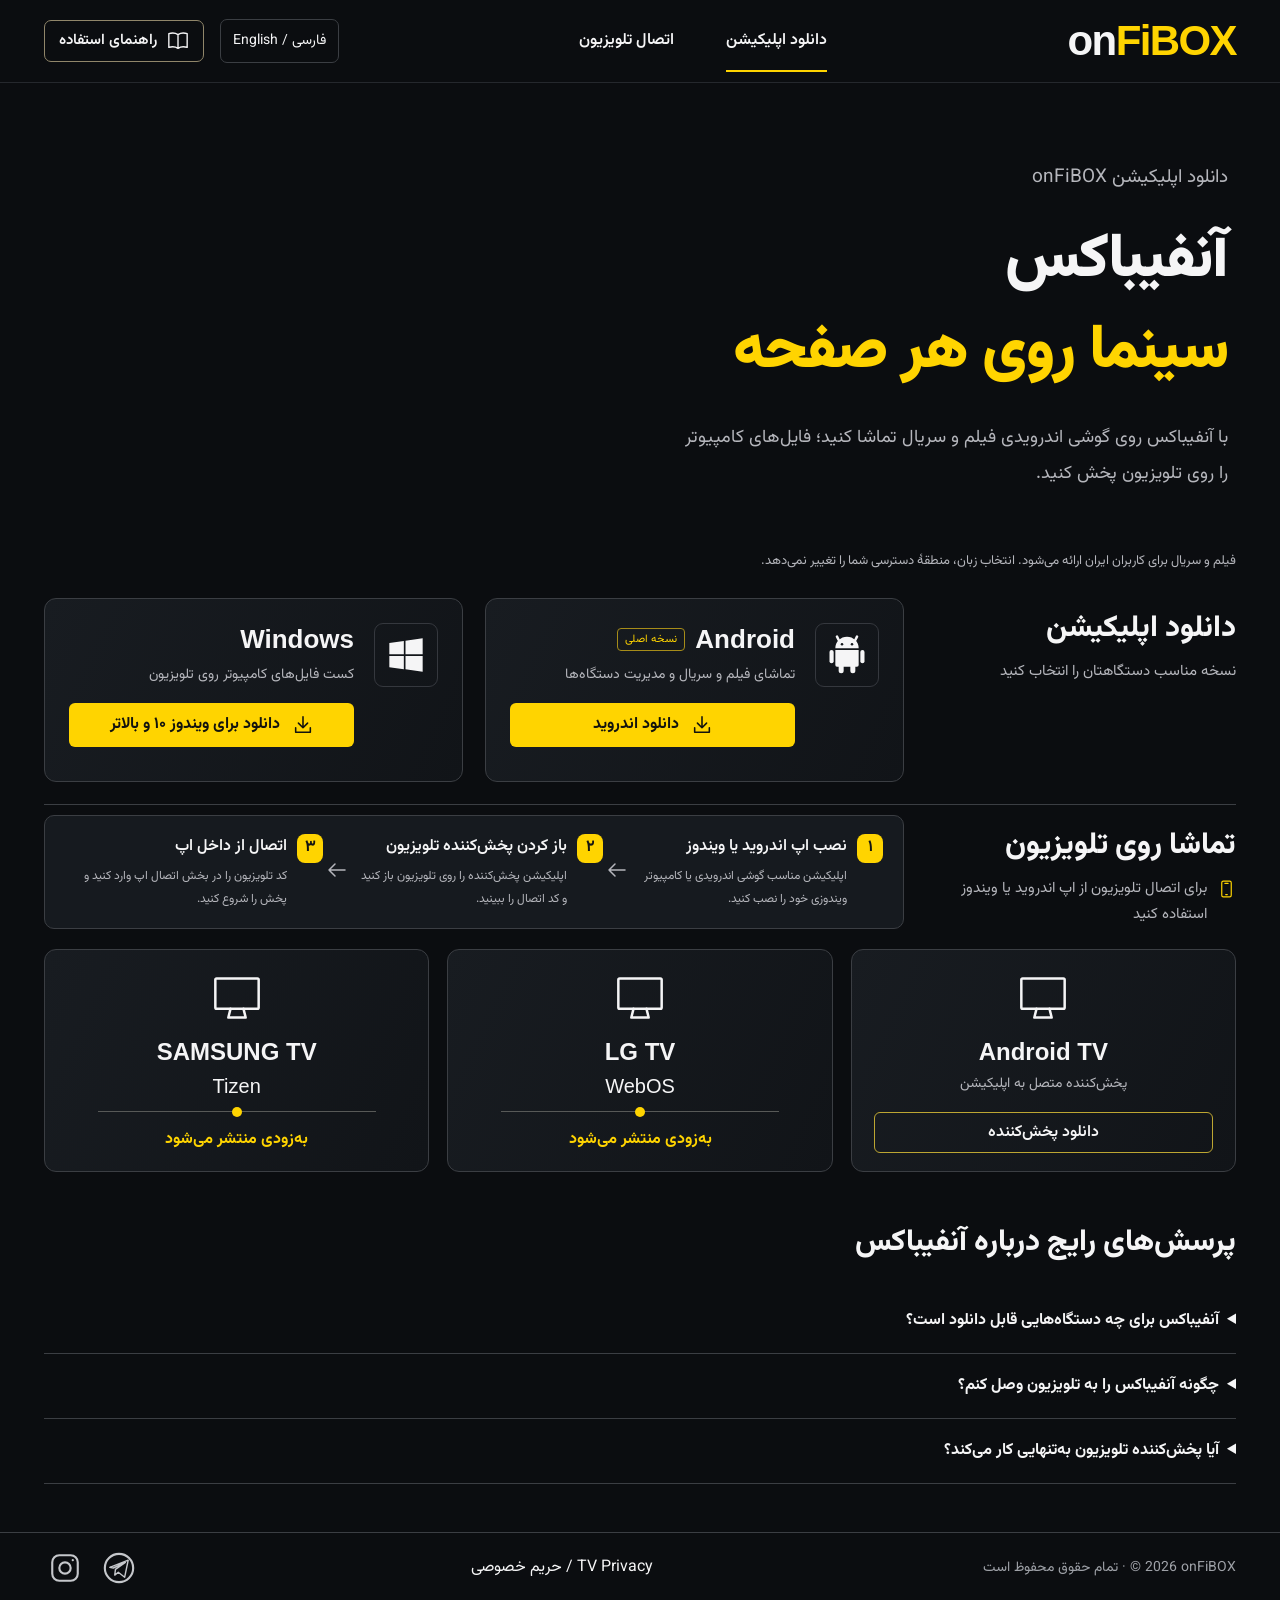
<file: index.html>
<!DOCTYPE html>
<html lang="fa" dir="rtl">
<head>
    <meta charset="UTF-8">
    <meta name="viewport" content="width=device-width, initial-scale=1">
    <meta name="google-site-verification" content="IpsBbB5AATuv0lb-pbUti8P36VH4kVE81W2QAh-5OuA">
    <meta name="theme-color" content="#0b0d10">
    <meta name="description" content="آنفیباکس (onFiBOX)؛ دانلود اپلیکیشن اندروید، ویندوز و پخش‌کننده Android TV برای تماشای فیلم و سریال و اتصال به تلویزیون، همراه با راهنمای نصب و اتصال دستگاه‌ها.">
    <title>onFiBOX | آنفیباکس</title>
    <link rel="icon" href="./favicon.ico" sizes="16x16 32x32 48x48 96x96">
    <link rel="icon" type="image/png" sizes="96x96" href="./images/onfibox/favicon-96.png">
    <link rel="apple-touch-icon" sizes="180x180" href="./images/onfibox/apple-touch-icon.png">
    <link rel="canonical" href="https://fiboxtv.top/">
    <meta name="robots" content="index, follow, max-image-preview:large">
    <meta name="application-name" content="onFiBOX">
    <meta property="og:type" content="website">
    <meta property="og:site_name" content="onFiBOX">
    <meta property="og:locale" content="fa_IR">
    <meta property="og:title" content="onFiBOX | آنفیباکس">
    <meta property="og:description" content="آنفیباکس (onFiBOX)؛ دانلود اپلیکیشن اندروید، ویندوز و پخش‌کننده Android TV برای تماشای فیلم و سریال و اتصال به تلویزیون، همراه با راهنمای نصب و اتصال دستگاه‌ها.">
    <meta property="og:url" content="https://fiboxtv.top/">
    <meta property="og:image" content="https://fiboxtv.top/images/onfibox/logo.png">
    <meta property="og:image:type" content="image/png">
    <meta property="og:image:width" content="1024">
    <meta property="og:image:height" content="1024">
    <meta property="og:image:alt" content="لوگوی طلایی onFiBOX، آنفیباکس">
    <meta name="twitter:card" content="summary">
    <meta name="twitter:title" content="onFiBOX | آنفیباکس">
    <meta name="twitter:description" content="آنفیباکس (onFiBOX)؛ دانلود اپلیکیشن اندروید، ویندوز و پخش‌کننده Android TV برای تماشای فیلم و سریال و اتصال به تلویزیون، همراه با راهنمای نصب و اتصال دستگاه‌ها.">
    <meta name="twitter:image" content="https://fiboxtv.top/images/onfibox/logo.png">
    <meta name="twitter:image:alt" content="لوگوی طلایی onFiBOX، آنفیباکس">
    <script type="application/ld+json">{
  "@context": "https://schema.org",
  "@graph": [
    {
      "@type": "Organization",
      "@id": "https://fiboxtv.top/#organization",
      "name": "onFiBOX",
      "alternateName": [
        "آنفیباکس",
        "انفیباکس"
      ],
      "url": "https://fiboxtv.top/",
      "logo": {
        "@type": "ImageObject",
        "url": "https://fiboxtv.top/images/onfibox/logo.png",
        "width": 1024,
        "height": 1024
      },
      "sameAs": [
        "https://t.me/onfibox",
        "https://instagram.com/onfibox.app"
      ]
    },
    {
      "@type": "WebSite",
      "@id": "https://fiboxtv.top/#website",
      "url": "https://fiboxtv.top/",
      "name": "onFiBOX",
      "alternateName": [
        "آنفیباکس",
        "انفیباکس"
      ],
      "inLanguage": [
        "fa",
        "en"
      ],
      "publisher": {
        "@id": "https://fiboxtv.top/#organization"
      }
    },
    {
      "@type": "WebPage",
      "@id": "https://fiboxtv.top/#webpage",
      "url": "https://fiboxtv.top/",
      "name": "onFiBOX | آنفیباکس",
      "description": "آنفیباکس (onFiBOX)؛ دانلود اپلیکیشن اندروید، ویندوز و پخش‌کننده Android TV برای تماشای فیلم و سریال و اتصال به تلویزیون، همراه با راهنمای نصب و اتصال دستگاه‌ها.",
      "inLanguage": "fa",
      "isPartOf": {
        "@id": "https://fiboxtv.top/#website"
      },
      "about": {
        "@id": "https://fiboxtv.top/#organization"
      }
    }
  ]
}</script>
    <link rel="preload" href="./assets/fonts/Vazirmatn.woff2" as="font" type="font/woff2" crossorigin>
    <link rel="stylesheet" href="./assets/libs/css/bootstrap.min.css">
    <link rel="stylesheet" href="./assets/css/onfibox-download.css?v=20260927-seo1">
    <link rel="stylesheet" href="./assets/css/languages.css?v=20260927-seo1">
</head>
<body>
    <div id="page-content">
    <a class="skip-link" href="#downloads" data-i18n="skip">رفتن به دانلود اپلیکیشن</a>
    <svg xmlns="http://www.w3.org/2000/svg" class="icon-definitions" aria-hidden="true" focusable="false">
    <symbol id="icon-download" viewBox="0 0 24 24"><path d="M12 3v12m-5-5 5 5 5-5M4 15v5h16v-5"/></symbol>
    <symbol id="icon-arrow" viewBox="0 0 24 24"><path d="M20 12H4m6-6-6 6 6 6"/></symbol>
    <symbol id="icon-book" viewBox="0 0 24 24"><path d="M12 5C9 3 5 3 2 4v15c3-1 7-1 10 1 3-2 7-2 10-1V4c-3-1-7-1-10 1Zm0 0v15"/></symbol>
    <symbol id="icon-phone" viewBox="0 0 24 24"><rect x="6" y="2" width="12" height="20" rx="2"/><path d="M10 5h4m-3 14h2"/></symbol>
    <symbol id="icon-tv" viewBox="0 0 24 24"><rect x="2" y="3" width="20" height="14" rx=".6"/><path d="M8 21h8m-7-4-1 4m7-4 1 4"/></symbol>
    <symbol id="icon-windows" viewBox="0 0 24 24"><path fill="currentColor" stroke="none" d="M2 4.8 10.7 3.6v8H2Zm9.7-1.4L22 2v9.6H11.7ZM2 12.6h8.7v8L2 19.4Zm9.7 0H22V22l-10.3-1.4Z"/></symbol>
    <symbol id="icon-android" viewBox="0 0 24 24"><g fill="currentColor" stroke="none"><path d="M5 9h14v9a1 1 0 0 1-1 1H6a1 1 0 0 1-1-1Zm0-1a7 7 0 0 1 14 0Z"/><rect x="1.5" y="9" width="2.5" height="8" rx="1.25"/><rect x="20" y="9" width="2.5" height="8" rx="1.25"/><rect x="7" y="17" width="3" height="6" rx="1.5"/><rect x="14" y="17" width="3" height="6" rx="1.5"/></g><path d="m7 3-1-2m11 2 1-2"/><g fill="var(--surface)" stroke="none"><circle cx="9" cy="5.5" r=".75"/><circle cx="15" cy="5.5" r=".75"/></g></symbol>
    <symbol id="icon-instagram" viewBox="0 0 24 24"><rect x="3" y="3" width="18" height="18" rx="5"/><circle cx="12" cy="12" r="4"/><circle cx="17.5" cy="6.5" r=".8" fill="currentColor" stroke="none"/></symbol>
    <symbol id="icon-telegram" viewBox="0 0 24 24"><circle cx="12" cy="12" r="10"/><path d="m5.5 11.5 13-5-2.5 12-4.5-3.5-2.5 2 .5-4 7-5-8.5 4Z" stroke-width="1"/></symbol>
</svg>
    <header class="site-header">
        <div class="page-shell header-inner">
            <a class="wordmark" href="#top" aria-label="onFiBOX، ابتدای صفحه" data-i18n-aria-label="homeLabel" dir="ltr">on<span>FiBOX</span></a>
            <nav class="main-nav" aria-label="ناوبری اصلی" data-i18n-aria-label="navLabel">
                <a class="nav-download" href="#downloads" data-i18n="download">دانلود اپلیکیشن</a>
                <a href="#television" data-i18n="connectNav">اتصال تلویزیون</a>
            </nav>
            <div class="header-actions">
            <button type="button" class="language-trigger" id="change-language" aria-haspopup="dialog" aria-controls="language-dialog">English / فارسی</button>
            <button type="button" class="help-trigger" data-bs-toggle="modal" data-bs-target="#globalHelpModal">
                <svg class="icon " aria-hidden="true" focusable="false"><use href="#icon-book"></use></svg> <span class="help-desktop" data-i18n="help">راهنمای استفاده</span><span class="help-mobile" data-i18n="helpShort">راهنما</span>
            </button>
            </div>
        </div>
    </header>
    <main class="page-shell" id="top">
        <section class="hero" aria-labelledby="hero-title">
            <div class="hero-copy">
                <p class="eyebrow" data-i18n="eyebrow">دانلود اپلیکیشن <bdi>onFiBOX</bdi></p>
                <h1 id="hero-title" data-i18n="hero">آنفیباکس<span>سینما روی هر صفحه</span></h1>
                <p class="hero-description" data-i18n="description">با آنفیباکس روی گوشی اندرویدی فیلم و سریال تماشا کنید؛<br class="mobile-break"> فایل‌های کامپیوتر را روی تلویزیون پخش کنید.</p>
            </div>
            <picture class="hero-art">
                <source type="image/webp" srcset="./images/onfibox/cinema-devices-640.webp 640w, ./images/onfibox/cinema-devices-960.webp 960w, ./images/onfibox/cinema-devices-1536.webp 1536w" sizes="(max-width: 700px) calc(100vw - 24px), (max-width: 1100px) 52vw, 730px">
                <img src="./images/onfibox/cinema-devices.jpg" width="1536" height="1024" alt="نمایش onFiBOX روی تلویزیون و موبایل با تصویری سینمایی از یک سیاره و کویر" data-i18n-alt="artAlt" fetchpriority="high" decoding="async">
            </picture>
        </section>

        <p class="region-note" data-i18n="region">فیلم و سریال برای کاربران ایران ارائه می‌شود. انتخاب زبان، منطقهٔ دسترسی شما را تغییر نمی‌دهد.</p>

        <section class="download-section" id="downloads" aria-labelledby="download-title">
            <div class="section-heading">
                <h2 id="download-title" data-i18n="download">دانلود اپلیکیشن</h2>
                <p data-i18n="chooseDevice">نسخه مناسب دستگاهتان را انتخاب کنید</p>
            </div>
            <div class="download-grid">
                <article class="download-card" aria-labelledby="android-title">
                    <div class="platform-icon"><svg class="icon " aria-hidden="true" focusable="false"><use href="#icon-android"></use></svg></div>
                    <div class="download-copy">
                        <div class="platform-heading"><h3 id="android-title" dir="ltr">Android</h3><span class="primary-badge" data-i18n="primary">نسخه اصلی</span></div>
                        <p data-i18n="androidDescription">تماشای فیلم و سریال و مدیریت دستگاه‌ها</p>
                    </div>
                    <div class="download-actions">
                        <a href="https://fiboxtv.top/onfibox.apk" class="action action-primary" id="android-download-trigger" data-bs-toggle="modal" data-bs-target="#androidDownloadModal" aria-haspopup="dialog" aria-controls="androidDownloadModal"><svg class="icon " aria-hidden="true" focusable="false"><use href="#icon-download"></use></svg> <span data-i18n="androidDownload">دانلود اندروید</span></a>
                    </div>
                </article>
                <article class="download-card" aria-labelledby="windows-title">
                    <div class="platform-icon windows-icon"><svg class="icon " aria-hidden="true" focusable="false"><use href="#icon-windows"></use></svg></div>
                    <div class="download-copy">
                        <div class="platform-heading"><h3 id="windows-title" dir="ltr">Windows</h3></div>
                        <p data-i18n="windowsDescription">کست فایل‌های کامپیوتر روی تلویزیون</p>
                    </div>
                    <div class="download-actions">
                        <a href="https://fiboxtv.top/onFiBOX_PC_Cast.exe" class="action action-primary" download><svg class="icon " aria-hidden="true" focusable="false"><use href="#icon-download"></use></svg> <span data-i18n="windowsDownload">دانلود برای ویندوز ۱۰ و بالاتر</span></a>

                    </div>
                </article>
            </div>
        </section>

        <section class="tv-section" id="television" aria-labelledby="tv-title">
            <div class="tv-intro">
                <div class="section-heading">
                    <h2 id="tv-title" data-i18n="tvTitle">تماشا روی تلویزیون</h2>
                    <p class="connection-note"><svg class="icon " aria-hidden="true" focusable="false"><use href="#icon-phone"></use></svg> <span data-i18n="androidRequired">برای اتصال تلویزیون از اپ اندروید یا ویندوز استفاده کنید</span></p>
                </div>
                <ol class="connection-steps" aria-label="مراحل اتصال تلویزیون" data-i18n-aria-label="stepsLabel">
                    <li><span class="step-number" aria-hidden="true" data-i18n="number0">۱</span><div><span data-i18n="step1">نصب اپ اندروید یا ویندوز</span><p data-i18n="step1Description">اپلیکیشن مناسب گوشی اندرویدی یا کامپیوتر ویندوزی خود را نصب کنید.</p></div><svg class="icon " aria-hidden="true" focusable="false"><use href="#icon-arrow"></use></svg></li>
                    <li><span class="step-number" aria-hidden="true" data-i18n="number1">۲</span><div><span data-i18n="step2">باز کردن پخش‌کننده تلویزیون</span><p data-i18n="step2Description">اپلیکیشن پخش‌کننده را روی تلویزیون باز کنید و کد اتصال را ببینید.</p></div><svg class="icon " aria-hidden="true" focusable="false"><use href="#icon-arrow"></use></svg></li>
                    <li><span class="step-number" aria-hidden="true" data-i18n="number2">۳</span><div><span data-i18n="step3">اتصال از داخل اپ</span><p data-i18n="step3Description">کد تلویزیون را در بخش اتصال اپ وارد کنید و پخش را شروع کنید.</p></div></li>
                </ol>
            </div>
            <div class="tv-grid">
                <article class="tv-card" aria-labelledby="android-tv-title">
                    <svg class="icon " aria-hidden="true" focusable="false"><use href="#icon-tv"></use></svg>
                    <h3 id="android-tv-title" dir="ltr">Android TV</h3>
                    <p class="tv-description" data-i18n="playerDescription">پخش‌کننده متصل به اپلیکیشن</p>
                    <a href="https://fiboxtv.top/onfiboxtv.apk" class="action action-outline" download data-i18n="playerDownload">دانلود پخش‌کننده</a>
                </article>
                <article class="tv-card upcoming-card" aria-labelledby="lg-title">
                    <svg class="icon " aria-hidden="true" focusable="false"><use href="#icon-tv"></use></svg>
                    <h3 id="lg-title" dir="ltr">LG TV</h3>
                    <p class="platform-system" dir="ltr">WebOS</p>
                    <p class="coming-soon"><span class="status-divider" aria-hidden="true"></span><span class="coming-copy"><span data-i18n="soon">به‌زودی</span> <span data-i18n="released">منتشر می‌شود</span></span></p>
                </article>
                <article class="tv-card upcoming-card" aria-labelledby="samsung-title">
                    <svg class="icon " aria-hidden="true" focusable="false"><use href="#icon-tv"></use></svg>
                    <h3 id="samsung-title" dir="ltr">SAMSUNG TV</h3>
                    <p class="platform-system" dir="ltr">Tizen</p>
                    <p class="coming-soon"><span class="status-divider" aria-hidden="true"></span><span class="coming-copy"><span data-i18n="soon">به‌زودی</span> <span data-i18n="released">منتشر می‌شود</span></span></p>
                </article>
            </div>
        </section>
        <section class="faq-section" aria-labelledby="faq-title">
            <h2 id="faq-title" data-i18n="faqTitle">پرسش‌های رایج درباره آنفیباکس</h2>
            <details>
                <summary data-i18n="faqDevices">آنفیباکس برای چه دستگاه‌هایی قابل دانلود است؟</summary>
                <p data-i18n="faqDevicesAnswer">اپلیکیشن اندروید، نسخه ویندوز ۱۰ و بالاتر و پخش‌کننده Android TV از همین صفحه قابل دانلود هستند. نسخه‌های LG webOS و Samsung Tizen به‌زودی منتشر می‌شوند.</p>
            </details>
            <details>
                <summary data-i18n="faqConnect">چگونه آنفیباکس را به تلویزیون وصل کنم؟</summary>
                <p data-i18n="faqConnectAnswer">پخش‌کننده را روی Android TV نصب و باز کنید. کد نمایش‌داده‌شده را در بخش اتصال تلویزیون اپ اندروید یا ویندوز وارد کنید. برای پخش فایل از ویندوز، کامپیوتر و تلویزیون باید به یک شبکه Wi-Fi یا LAN متصل باشند.</p>
            </details>
            <details>
                <summary data-i18n="faqPlayer">آیا پخش‌کننده تلویزیون به‌تنهایی کار می‌کند؟</summary>
                <p data-i18n="faqPlayerAnswer">نسخه تلویزیون پخش‌کننده همراه آنفیباکس است. انتخاب محتوا و اتصال دستگاه از طریق اپلیکیشن اندروید یا ویندوز انجام می‌شود.</p>
            </details>
        </section>
    </main>
    <footer class="site-footer">
        <div class="page-shell footer-inner">
            <p><bdi>© <span id="copyright-year">2026</span> onFiBOX</bdi><span class="copyright-detail" data-i18n="copyright"> · تمام حقوق محفوظ است</span></p>
            <a href="./privacy.html">TV Privacy / حریم خصوصی</a>
            <div class="social-links">
                <a href="https://t.me/onfibox" target="_blank" rel="noopener noreferrer" aria-label="تلگرام onFiBOX" data-i18n-aria-label="telegram"><svg class="icon " aria-hidden="true" focusable="false"><use href="#icon-telegram"></use></svg></a>
                <a href="https://instagram.com/onfibox.app" target="_blank" rel="noopener noreferrer" aria-label="اینستاگرام onFiBOX" data-i18n-aria-label="instagram"><svg class="icon " aria-hidden="true" focusable="false"><use href="#icon-instagram"></use></svg></a>
            </div>
        </div>
    </footer>
    <div class="modal fade download-confirm-modal" id="androidDownloadModal" tabindex="-1" aria-labelledby="androidDownloadTitle" aria-describedby="android-download-notice android-vpn-note" aria-hidden="true">
      <div class="modal-dialog modal-dialog-centered modal-dialog-scrollable">
        <div class="modal-content">
          <div class="modal-header">
            <h2 class="modal-title" id="androidDownloadTitle" data-i18n="androidModalTitle">دانلود اپلیکیشن اندروید</h2>
            <button type="button" class="btn-close btn-close-white" data-bs-dismiss="modal" aria-label="بستن" data-i18n-aria-label="close"></button>
          </div>
          <div class="modal-body">
            <p id="android-download-notice" data-i18n="region">فیلم و سریال برای کاربران ایران ارائه می‌شود. انتخاب زبان، منطقهٔ دسترسی شما را تغییر نمی‌دهد.</p>
            <div class="vpn-reminder" id="android-vpn-note">
              <strong data-i18n="vpnTitle">فیلترشکن را خاموش کنید</strong>
              <p data-i18n="vpnDescription">پیش از دانلود و استفاده از اپلیکیشن، فیلترشکن دستگاه را خاموش کنید.</p>
            </div>
            <a class="action action-primary android-confirm-download" href="https://fiboxtv.top/onfibox.apk" download>
              <svg class="icon" aria-hidden="true" focusable="false"><use href="#icon-download"></use></svg>
              <span data-i18n="androidConfirmDownload">دانلود اپلیکیشن اندروید</span>
            </a>
          </div>
        </div>
      </div>
    </div>
    <div class="modal fade" id="globalHelpModal" tabindex="-1" aria-labelledby="globalHelpModalLabel" aria-hidden="true">
    <div class="modal-dialog modal-dialog-centered modal-lg modal-dialog-scrollable">
      <div class="modal-content">
        <div class="modal-header">
          <h5 class="modal-title fw-bold w-100 text-center" id="globalHelpModalLabel" data-i18n="guideTitle">
            راهنمای کلی استفاده از نسخه‌های مختلف onFiBOX
          </h5>
          <button type="button" class="btn-close btn-close-white" data-bs-dismiss="modal" aria-label="بستن راهنما" data-i18n-aria-label="closeHelp"></button>
        </div>

        <div class="modal-body">
          <h6 class="fw-bold text-primary" data-i18n="guideAndroid">📱 اپلیکیشن اندروید</h6>
          <ul class="mb-4">
            <li data-i18n="guideInstall">نصب روی گوشی‌های اندرویدی</li>
            <li data-i18n="guideWatch">امکان تماشای مستقیم فیلم و سریال روی خود گوشی</li>
            <li data-i18n="guideManage">قابلیت مدیریت و اتصال به دستگاه‌های دیگر</li>
            <li data-i18n="guidePair">برای اتصال، وارد بخش <strong>اتصال TV</strong> در اپلیکیشن شوید و کد دستگاه مقصد را وارد کنید</li>
          </ul>

          <h6 class="fw-bold text-primary" data-i18n="guideWindows">💻 نسخه ویندوز</h6>
          <ul class="mb-4">
            <li data-i18n="guideWindowsWatch">فایل ویدیویی روی کامپیوتر را انتخاب کنید و روی تلویزیون پخش کنید.</li>
            <li data-i18n="guideWindowsPhone">کامپیوتر و تلویزیون را به یک شبکهٔ Wi-Fi یا LAN متصل کنید.</li>
            <li data-i18n="guideWindowsPair">اپ تلویزیون را باز کنید؛ در نسخهٔ ویندوز «اتصال به تلویزیون» را بزنید و کد نمایش‌داده‌شده را وارد کنید.</li>
          </ul>

          <h6 class="fw-bold text-primary">📺 Android TV</h6>
          <ul class="mb-4">
            <li data-i18n="guidePlayer">به‌عنوان پخش‌کننده استفاده می‌شود</li>
            <li data-i18n="guideCode">پس از نصب، کد اتصال نمایش داده می‌شود</li>
            <li data-i18n="guideEnterCode">با وارد کردن کد در اپ اندروید یا نسخه‌های مدیریتی، پخش روی دستگاه انجام می‌شود</li>
          </ul>

          <div class="alert text-center alert-info mt-4" data-i18n="guideNote">
            🔒 <strong>توجه:</strong> اکنون نسخه‌های اصلی onFiBOX شامل اندروید و ویندوز هستند و نسخه‌های تلویزیونی به‌عنوان پخش‌کننده یا نسخه‌های تکمیلی ارائه می‌شوند.
          </div>
        </div>

        <div class="modal-footer">
          <button type="button" class="btn btn-secondary" data-bs-dismiss="modal" data-i18n="close">بستن</button>
        </div>
      </div>
    </div>
  </div>
    </div>
    <dialog id="language-dialog" aria-labelledby="language-title" aria-describedby="language-description" dir="ltr">
        <div class="language-panel">
            <p class="wordmark" aria-label="onFiBOX">on<span>FiBOX</span></p>
            <h2 id="language-title"><span lang="en">Choose your language</span><span lang="fa" dir="rtl">زبان خود را انتخاب کنید</span></h2>
            <p id="language-description"><span lang="en">You can change it anytime.</span><span lang="fa" dir="rtl">هر زمان می‌توانید زبان را تغییر دهید.</span></p>
            <div class="language-options">
                <button type="button" data-language="en" lang="en" dir="ltr">English <span aria-hidden="true">→</span></button>
                <button type="button" data-language="fa" lang="fa" dir="rtl">فارسی <span aria-hidden="true">←</span></button>
            </div>
        </div>
    </dialog>
    <noscript><p class="page-shell">برای انتخاب زبان، جاوااسکریپت مرورگر را فعال کنید. <span lang="en" dir="ltr">Enable JavaScript to choose English or Persian.</span></p></noscript>
    <script src="./assets/libs/js/bootstrap.bundle.min.js" defer></script>
    <script src="./assets/js/translations.js?v=20260927-seo1" defer></script>
    <script src="./assets/js/site.js?v=20260927-seo1" defer></script>
</body>
</html>
</file>
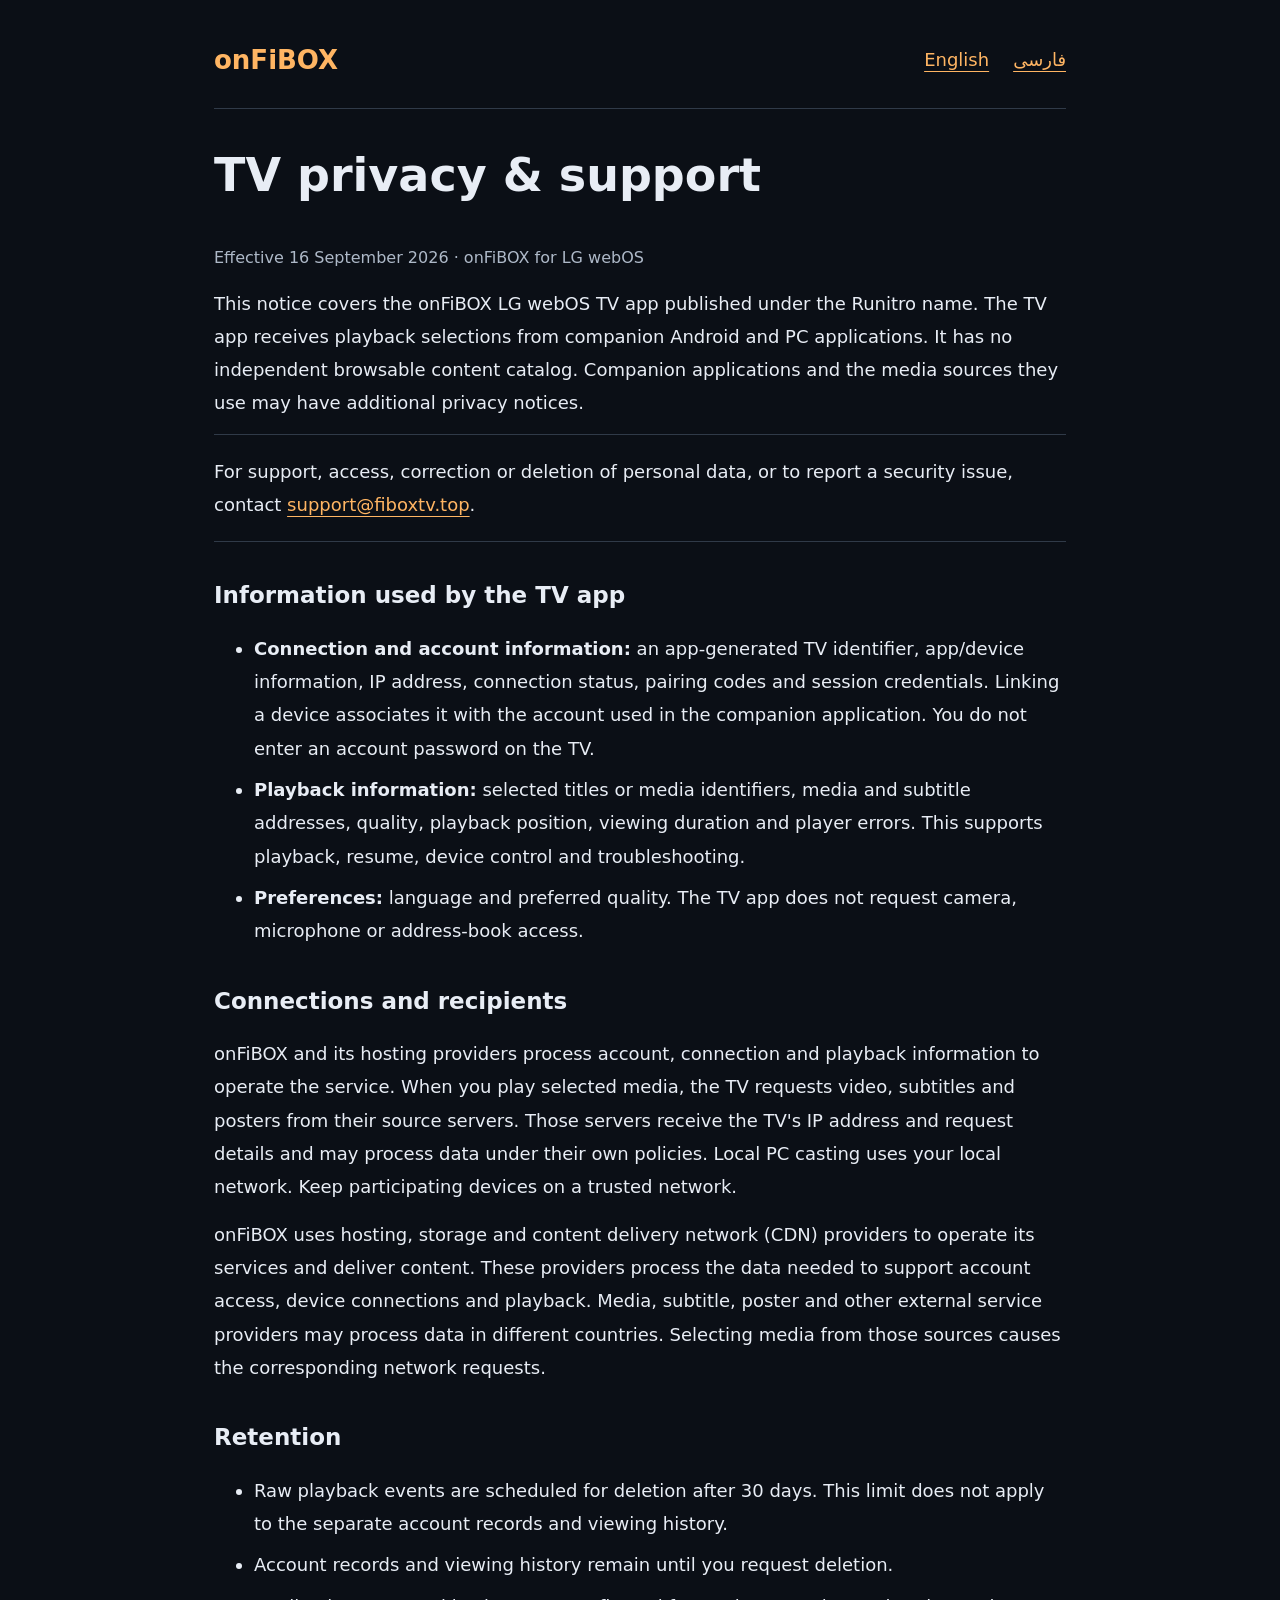
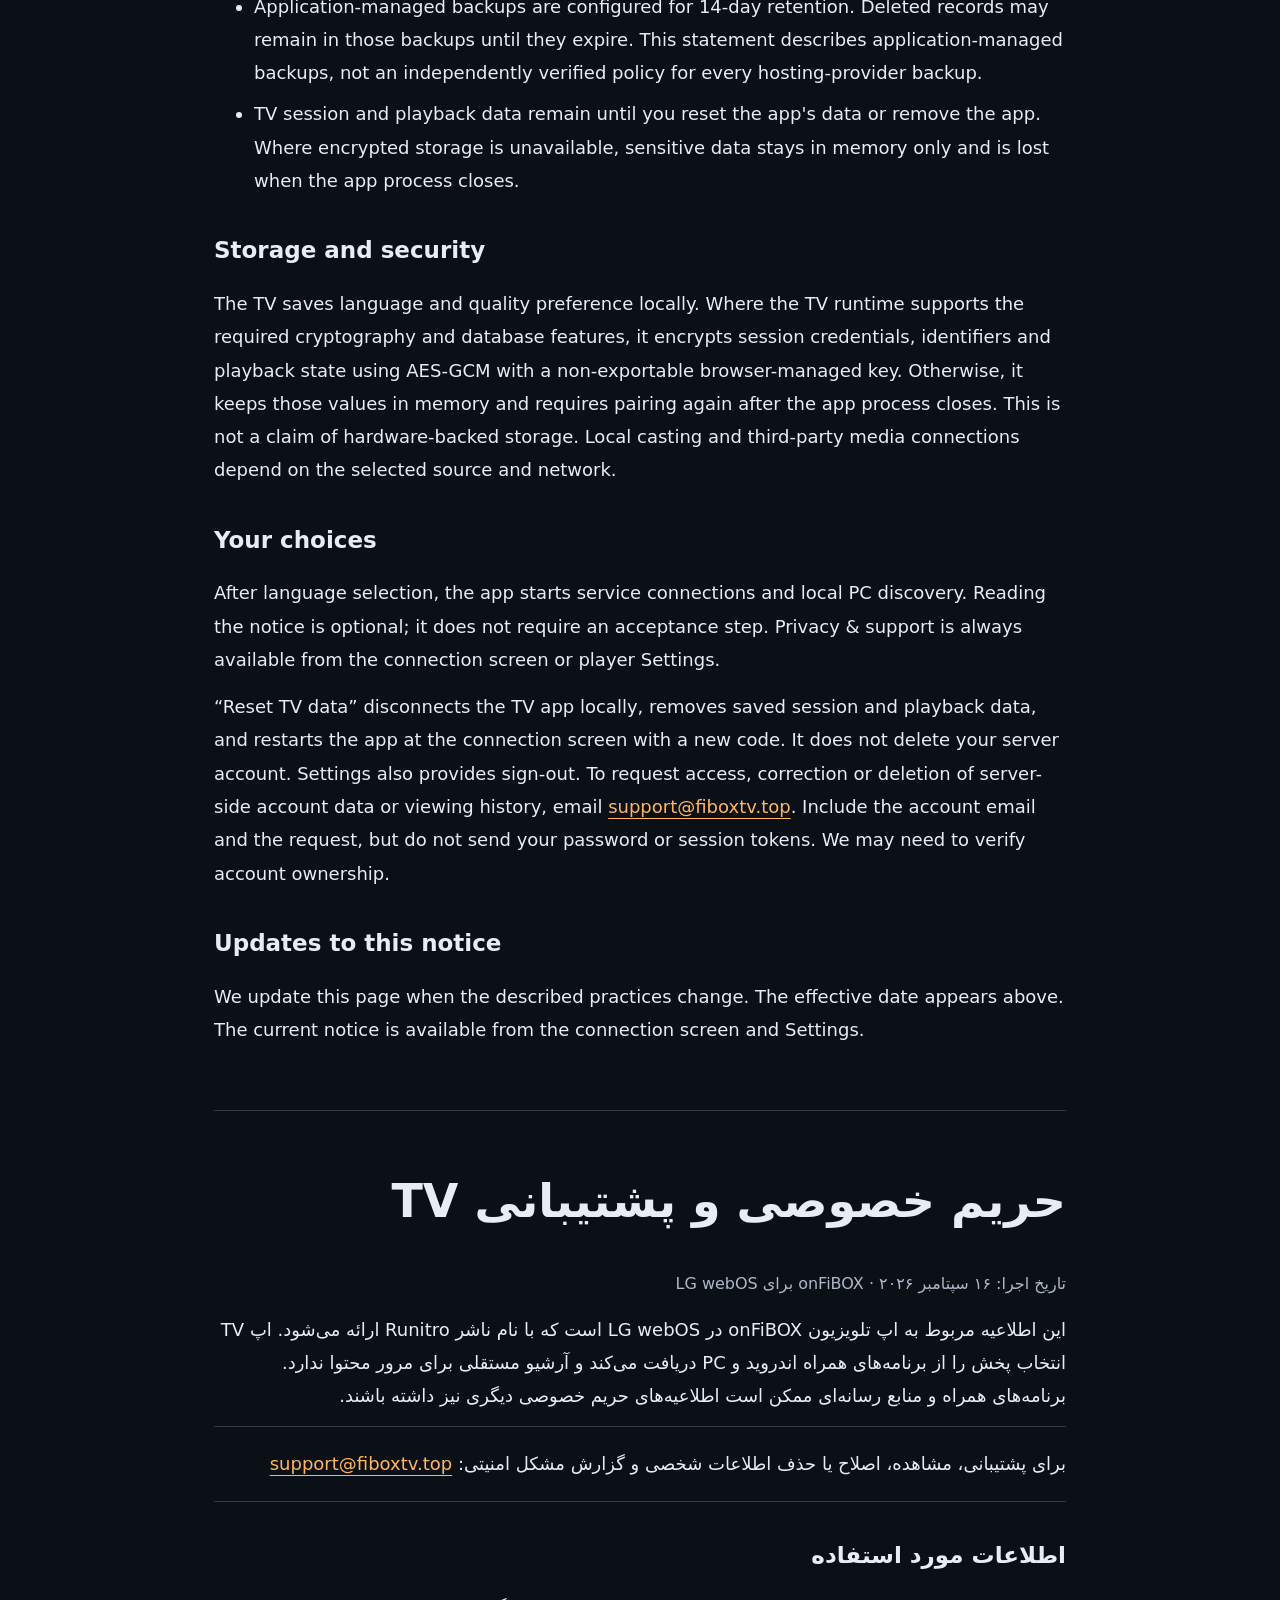
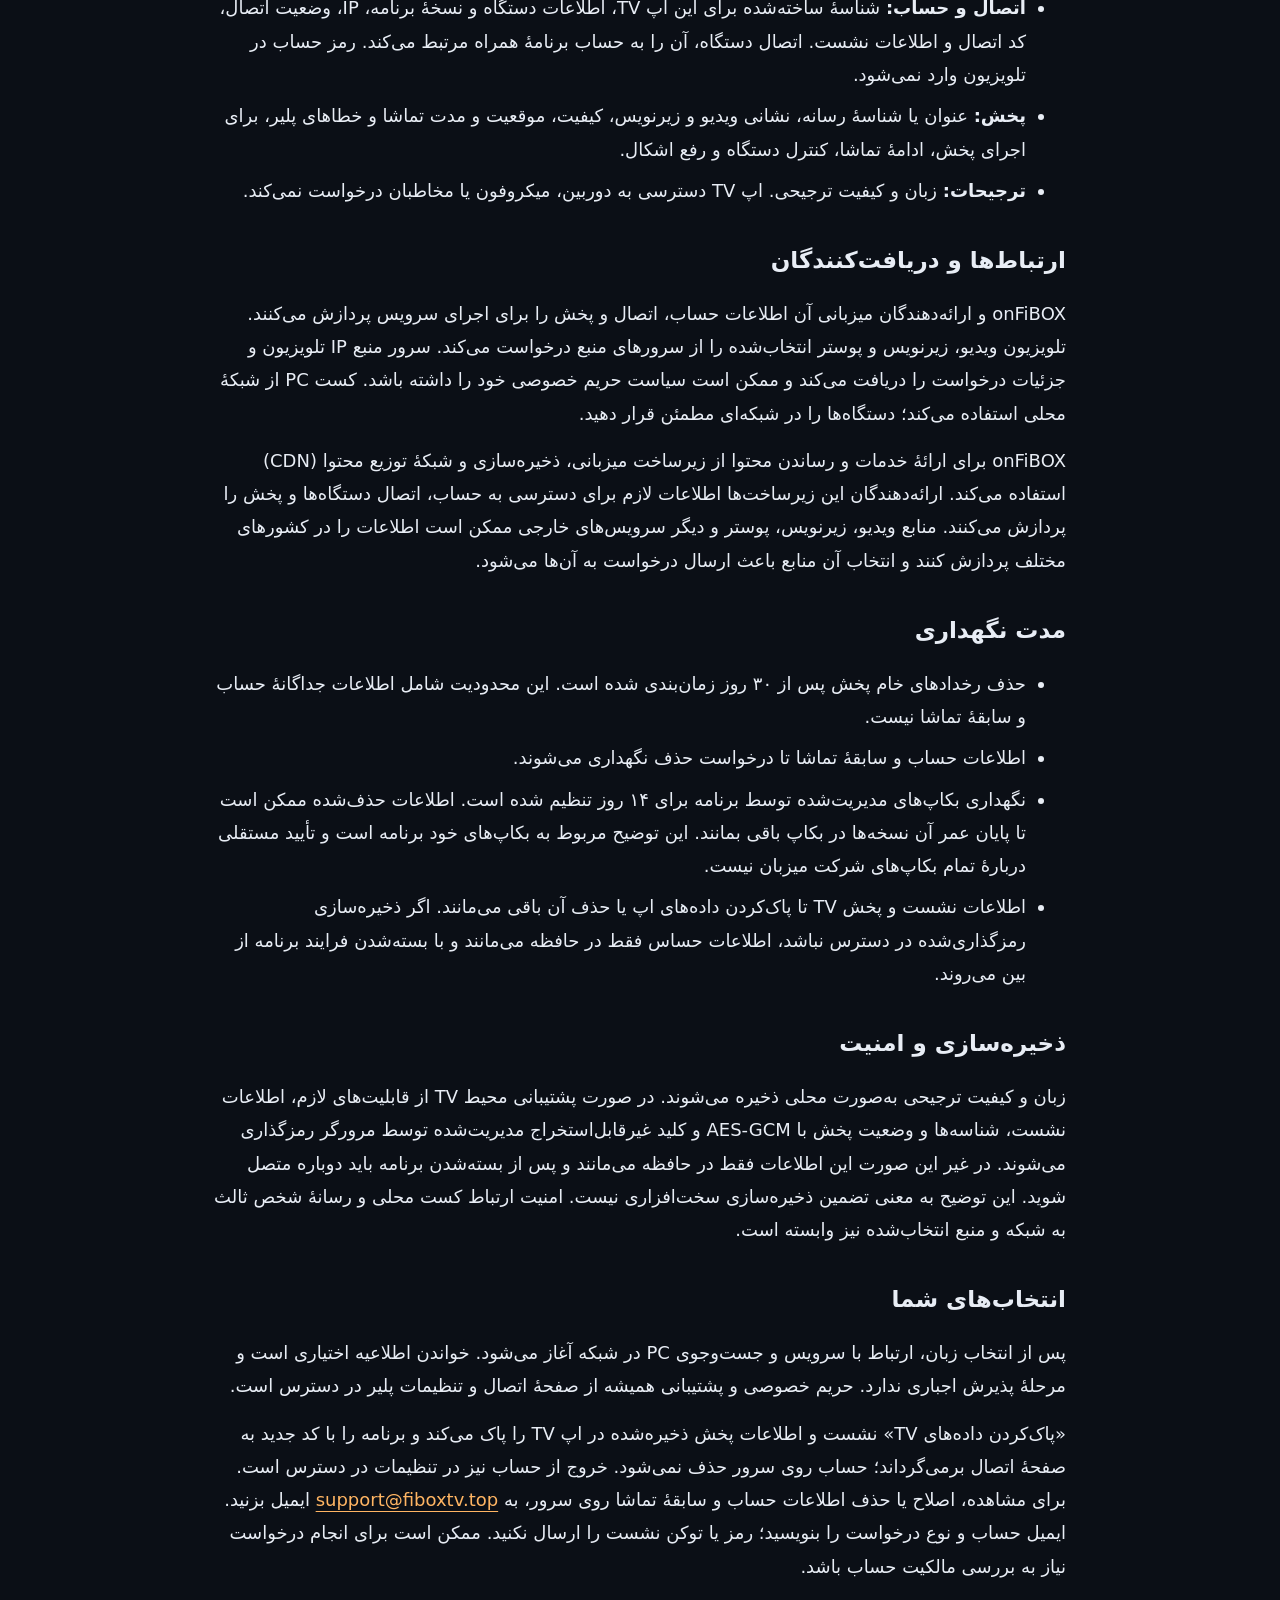
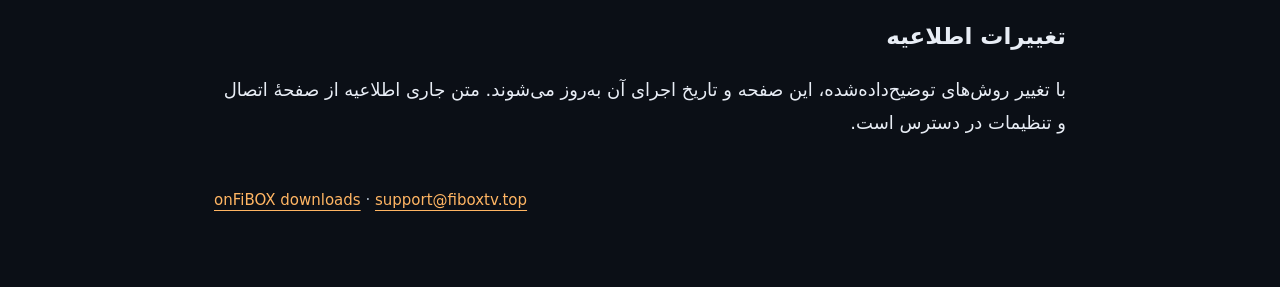
<file: privacy.html>
<!doctype html>
<html lang="en">
<head>
  <meta charset="utf-8">
  <meta name="viewport" content="width=device-width,initial-scale=1">
  <meta name="description" content="Privacy and support information for the onFiBOX LG webOS TV companion player.">
  <title>onFiBOX TV · Privacy & support</title>
    <link rel="icon" href="./favicon.ico" sizes="16x16 32x32 48x48 96x96">
    <link rel="icon" type="image/png" sizes="96x96" href="./images/onfibox/favicon-96.png">
    <link rel="apple-touch-icon" sizes="180x180" href="./images/onfibox/apple-touch-icon.png">
  <link rel="canonical" href="https://fiboxtv.top/privacy.html">
  <meta name="robots" content="index, follow">
  <style>
    :root{color-scheme:dark}*{box-sizing:border-box}body{margin:0;background:#0b0f16;color:#e8edf5;font:18px/1.85 system-ui,sans-serif}main{max-width:900px;margin:auto;padding:36px 24px 72px}nav{display:flex;flex-wrap:wrap;gap:24px;align-items:center;padding-bottom:24px;border-bottom:1px solid #303a48}a{color:#ffb563;text-underline-offset:5px}a:focus-visible{outline:3px solid #ff9325;outline-offset:6px}.brand{font-weight:750;font-size:26px;text-decoration:none;margin-inline-end:auto}h1{font-size:clamp(30px,6vw,46px);line-height:1.25}h2{font-size:23px;line-height:1.5;margin-top:36px}p,ul{margin:14px 0}.date{color:#aeb9c8;font-size:16px}.contact{padding:20px 0;border-block:1px solid #303a48}section[lang=fa]{margin-top:64px;padding-top:24px;border-top:1px solid #303a48}li{margin:8px 0}footer{margin-top:48px;color:#aeb9c8;font-size:15px}
  </style>
</head>
<body><main>
<nav aria-label="Page navigation"><a class="brand" href="/">onFiBOX</a><a href="#english" lang="en">English</a><a href="#persian" lang="fa">فارسی</a></nav>
<section id="english" lang="en">
<h1>TV privacy & support</h1><p class="date">Effective 16 September 2026 · onFiBOX for LG webOS</p>
<p>This notice covers the onFiBOX LG webOS TV app published under the Runitro name. The TV app receives playback selections from companion Android and PC applications. It has no independent browsable content catalog. Companion applications and the media sources they use may have additional privacy notices.</p>
<p class="contact">For support, access, correction or deletion of personal data, or to report a security issue, contact <a href="mailto:support@fiboxtv.top">support@fiboxtv.top</a>.</p>
<h2>Information used by the TV app</h2>
<ul><li><strong>Connection and account information:</strong> an app-generated TV identifier, app/device information, IP address, connection status, pairing codes and session credentials. Linking a device associates it with the account used in the companion application. You do not enter an account password on the TV.</li>
<li><strong>Playback information:</strong> selected titles or media identifiers, media and subtitle addresses, quality, playback position, viewing duration and player errors. This supports playback, resume, device control and troubleshooting.</li>
<li><strong>Preferences:</strong> language and preferred quality. The TV app does not request camera, microphone or address-book access.</li></ul>
<h2>Connections and recipients</h2>
<p>onFiBOX and its hosting providers process account, connection and playback information to operate the service. When you play selected media, the TV requests video, subtitles and posters from their source servers. Those servers receive the TV's IP address and request details and may process data under their own policies. Local PC casting uses your local network. Keep participating devices on a trusted network.</p>
<p>onFiBOX uses hosting, storage and content delivery network (CDN) providers to operate its services and deliver content. These providers process the data needed to support account access, device connections and playback. Media, subtitle, poster and other external service providers may process data in different countries. Selecting media from those sources causes the corresponding network requests.</p>
<h2>Retention</h2>
<ul><li>Raw playback events are scheduled for deletion after 30 days. This limit does not apply to the separate account records and viewing history.</li><li>Account records and viewing history remain until you request deletion.</li><li>Application-managed backups are configured for 14-day retention. Deleted records may remain in those backups until they expire. This statement describes application-managed backups, not an independently verified policy for every hosting-provider backup.</li><li>TV session and playback data remain until you reset the app's data or remove the app. Where encrypted storage is unavailable, sensitive data stays in memory only and is lost when the app process closes.</li></ul>
<h2>Storage and security</h2>
<p>The TV saves language and quality preference locally. Where the TV runtime supports the required cryptography and database features, it encrypts session credentials, identifiers and playback state using AES-GCM with a non-exportable browser-managed key. Otherwise, it keeps those values in memory and requires pairing again after the app process closes. This is not a claim of hardware-backed storage. Local casting and third-party media connections depend on the selected source and network.</p>
<h2>Your choices</h2>
<p>After language selection, the app starts service connections and local PC discovery. Reading the notice is optional; it does not require an acceptance step. Privacy & support is always available from the connection screen or player Settings.</p>
<p>“Reset TV data” disconnects the TV app locally, removes saved session and playback data, and restarts the app at the connection screen with a new code. It does not delete your server account. Settings also provides sign-out. To request access, correction or deletion of server-side account data or viewing history, email <a href="mailto:support@fiboxtv.top">support@fiboxtv.top</a>. Include the account email and the request, but do not send your password or session tokens. We may need to verify account ownership.</p>
<h2>Updates to this notice</h2><p>We update this page when the described practices change. The effective date appears above. The current notice is available from the connection screen and Settings.</p>
</section>
<section id="persian" lang="fa" dir="rtl">
<h1>حریم خصوصی و پشتیبانی TV</h1><p class="date">تاریخ اجرا: ۱۶ سپتامبر ۲۰۲۶ · onFiBOX برای LG webOS</p>
<p>این اطلاعیه مربوط به اپ تلویزیون onFiBOX در LG webOS است که با نام ناشر Runitro ارائه می‌شود. اپ TV انتخاب پخش را از برنامه‌های همراه اندروید و PC دریافت می‌کند و آرشیو مستقلی برای مرور محتوا ندارد. برنامه‌های همراه و منابع رسانه‌ای ممکن است اطلاعیه‌های حریم خصوصی دیگری نیز داشته باشند.</p>
<p class="contact">برای پشتیبانی، مشاهده، اصلاح یا حذف اطلاعات شخصی و گزارش مشکل امنیتی: <a href="mailto:support@fiboxtv.top" dir="ltr">support@fiboxtv.top</a></p>
<h2>اطلاعات مورد استفاده</h2><ul><li><strong>اتصال و حساب:</strong> شناسهٔ ساخته‌شده برای این اپ TV، اطلاعات دستگاه و نسخهٔ برنامه، IP، وضعیت اتصال، کد اتصال و اطلاعات نشست. اتصال دستگاه، آن را به حساب برنامهٔ همراه مرتبط می‌کند. رمز حساب در تلویزیون وارد نمی‌شود.</li><li><strong>پخش:</strong> عنوان یا شناسهٔ رسانه، نشانی ویدیو و زیرنویس، کیفیت، موقعیت و مدت تماشا و خطاهای پلیر، برای اجرای پخش، ادامهٔ تماشا، کنترل دستگاه و رفع اشکال.</li><li><strong>ترجیحات:</strong> زبان و کیفیت ترجیحی. اپ TV دسترسی به دوربین، میکروفون یا مخاطبان درخواست نمی‌کند.</li></ul>
<h2>ارتباط‌ها و دریافت‌کنندگان</h2><p>onFiBOX و ارائه‌دهندگان میزبانی آن اطلاعات حساب، اتصال و پخش را برای اجرای سرویس پردازش می‌کنند. تلویزیون ویدیو، زیرنویس و پوستر انتخاب‌شده را از سرورهای منبع درخواست می‌کند. سرور منبع IP تلویزیون و جزئیات درخواست را دریافت می‌کند و ممکن است سیاست حریم خصوصی خود را داشته باشد. کست PC از شبکهٔ محلی استفاده می‌کند؛ دستگاه‌ها را در شبکه‌ای مطمئن قرار دهید.</p><p>onFiBOX برای ارائهٔ خدمات و رساندن محتوا از زیرساخت میزبانی، ذخیره‌سازی و شبکهٔ توزیع محتوا (CDN) استفاده می‌کند. ارائه‌دهندگان این زیرساخت‌ها اطلاعات لازم برای دسترسی به حساب، اتصال دستگاه‌ها و پخش را پردازش می‌کنند. منابع ویدیو، زیرنویس، پوستر و دیگر سرویس‌های خارجی ممکن است اطلاعات را در کشورهای مختلف پردازش کنند و انتخاب آن منابع باعث ارسال درخواست به آن‌ها می‌شود.</p>
<h2>مدت نگهداری</h2><ul><li>حذف رخدادهای خام پخش پس از ۳۰ روز زمان‌بندی شده است. این محدودیت شامل اطلاعات جداگانهٔ حساب و سابقهٔ تماشا نیست.</li><li>اطلاعات حساب و سابقهٔ تماشا تا درخواست حذف نگهداری می‌شوند.</li><li>نگهداری بکاپ‌های مدیریت‌شده توسط برنامه برای ۱۴ روز تنظیم شده است. اطلاعات حذف‌شده ممکن است تا پایان عمر آن نسخه‌ها در بکاپ باقی بمانند. این توضیح مربوط به بکاپ‌های خود برنامه است و تأیید مستقلی دربارهٔ تمام بکاپ‌های شرکت میزبان نیست.</li><li>اطلاعات نشست و پخش TV تا پاک‌کردن داده‌های اپ یا حذف آن باقی می‌مانند. اگر ذخیره‌سازی رمزگذاری‌شده در دسترس نباشد، اطلاعات حساس فقط در حافظه می‌مانند و با بسته‌شدن فرایند برنامه از بین می‌روند.</li></ul>
<h2>ذخیره‌سازی و امنیت</h2><p>زبان و کیفیت ترجیحی به‌صورت محلی ذخیره می‌شوند. در صورت پشتیبانی محیط TV از قابلیت‌های لازم، اطلاعات نشست، شناسه‌ها و وضعیت پخش با AES-GCM و کلید غیرقابل‌استخراج مدیریت‌شده توسط مرورگر رمزگذاری می‌شوند. در غیر این صورت این اطلاعات فقط در حافظه می‌مانند و پس از بسته‌شدن برنامه باید دوباره متصل شوید. این توضیح به معنی تضمین ذخیره‌سازی سخت‌افزاری نیست. امنیت ارتباط کست محلی و رسانهٔ شخص ثالث به شبکه و منبع انتخاب‌شده نیز وابسته است.</p>
<h2>انتخاب‌های شما</h2><p>پس از انتخاب زبان، ارتباط با سرویس و جست‌وجوی PC در شبکه آغاز می‌شود. خواندن اطلاعیه اختیاری است و مرحلهٔ پذیرش اجباری ندارد. حریم خصوصی و پشتیبانی همیشه از صفحهٔ اتصال و تنظیمات پلیر در دسترس است.</p><p>«پاک‌کردن داده‌های TV» نشست و اطلاعات پخش ذخیره‌شده در اپ TV را پاک می‌کند و برنامه را با کد جدید به صفحهٔ اتصال برمی‌گرداند؛ حساب روی سرور حذف نمی‌شود. خروج از حساب نیز در تنظیمات در دسترس است. برای مشاهده، اصلاح یا حذف اطلاعات حساب و سابقهٔ تماشا روی سرور، به <a href="mailto:support@fiboxtv.top" dir="ltr">support@fiboxtv.top</a> ایمیل بزنید. ایمیل حساب و نوع درخواست را بنویسید؛ رمز یا توکن نشست را ارسال نکنید. ممکن است برای انجام درخواست نیاز به بررسی مالکیت حساب باشد.</p>
<h2>تغییرات اطلاعیه</h2><p>با تغییر روش‌های توضیح‌داده‌شده، این صفحه و تاریخ اجرای آن به‌روز می‌شوند. متن جاری اطلاعیه از صفحهٔ اتصال و تنظیمات در دسترس است.</p>
</section><footer><a href="/">onFiBOX downloads</a> · <a href="mailto:support@fiboxtv.top">support@fiboxtv.top</a></footer>
</main></body></html>
</file>
<file: assets/css/onfibox-download.css>
@font-face {
    font-family:Vazirmatn;
    src:url('../fonts/Vazirmatn.woff2') format('woff2');
    font-weight:100 900;
    font-style:normal;
    font-display:swap;
}

:root {
    color-scheme:dark;
    --background:#0b0d10;
    --surface:#161a1f;
    --text:#f5f5f6;
    --muted:#b5b6bc;
    --border:#3b3e43;
    --accent:#ffd400;
}

* {
    box-sizing:border-box;
}

html {
    scroll-behavior:smooth;
    scroll-padding-top:24px;
}

body {
    margin:0;
    background:var(--background);
    color:var(--text);
    font-family:Vazirmatn,Tahoma,sans-serif;
    font-size:16px;
    line-height:1.75;
    text-align:start;
}

button,a {
    -webkit-tap-highlight-color:transparent;
}

button,input {
    font:inherit;
}

a {
    color:inherit;
    text-decoration:none;
}

a:hover {
    color:var(--accent);
}

button {
    cursor:pointer;
}

button:focus-visible,a:focus-visible {
    outline:3px solid var(--accent);
    outline-offset:5px;
}

h1,h2,h3,p {
    margin:0;
}

h1,h2,h3 {
    font-family:inherit;
    color:var(--text);
}

h2 {
    font-size:30px;
    line-height:1.5;
    font-weight:800;
}

h3 {
    font-size:26px;
    font-weight:700;
    line-height:1.3;
}

h3[dir=ltr],.wordmark {
    font-family:Arial,Helvetica,sans-serif;
}

.page-shell {
    width:calc(100% - 88px);
    max-width:1360px;
    margin-inline:auto;
}

.icon-definitions {
    position:absolute;
    width:0;
    height:0;
    overflow:hidden;
}

.icon {
    display:inline-block;
    width:24px;
    height:24px;
    fill:none;
    stroke:currentColor;
    stroke-width:1.5;
    stroke-linecap:round;
    stroke-linejoin:round;
    flex-shrink:0;
    vertical-align:middle;
}

.skip-link {
    position:fixed;
    inset-block-start:12px;
    inset-inline-start:12px;
    z-index:1100;
    padding:10px 18px;
    background:var(--accent);
    color:#101114;
    transform:translateY(-160%);
    border-radius:6px;
}

.skip-link:focus {
    transform:none;
    color:#101114;
}

.site-header {
    border-bottom:1px solid #25282d;
}

.header-inner {
    min-height:82px;
    display:flex;
    align-items:center;
    justify-content:space-between;
    gap:28px;
}

.wordmark {
    font-size:42px;
    line-height:1;
    font-weight:800;
    letter-spacing:-1.6px;
    color:var(--text);
    white-space:nowrap;
}

.wordmark:hover {
    color:var(--text);
}

.wordmark span {
    color:var(--accent);
}

.main-nav {
    display:flex;
    align-items:stretch;
    gap:52px;
    align-self:stretch;
}

.main-nav a {
    display:flex;
    align-items:center;
    position:relative;
    font-size:16px;
    font-weight:600;
}

.main-nav .nav-download::after {
    content:'';
    position:absolute;
    bottom:10px;
    right:0;
    left:0;
    height:2px;
    background:var(--accent);
}

.help-trigger {
    display:flex;
    align-items:center;
    justify-content:center;
    gap:10px;
    min-height:42px;
    padding:6px 14px;
    border:1px solid #90866a;
    border-radius:7px;
    background:transparent;
    color:var(--text);
    font-size:15px;
    font-weight:600;
}

.help-trigger .icon {
    width:22px;
    height:22px;
}

.help-trigger:hover {
    border-color:var(--accent);
    color:var(--accent);
}

.help-mobile,.mobile-break {
    display:none;
}

.hero {
    display:grid;
    grid-template-columns:.95fr 1.05fr;
    align-items:center;
    gap:24px;
    min-height:424px;
    padding-block:20px 0;
}

.hero-copy {
    padding-inline-start:8px;
    padding-block:24px;
}

.eyebrow {
    font-size:19px;
    color:var(--muted);
    margin-bottom:22px;
}

.hero h1 {
    font-size:clamp(46px,4.8vw,70px);
    font-weight:900;
    line-height:1.48;
    letter-spacing:-1px;
}

.hero h1 span {
    display:block;
    color:var(--accent);
}

.hero-description {
    font-size:18px;
    line-height:2;
    color:var(--muted);
    margin-top:22px;
    max-width:600px;
}

.hero-art {
    display:block;
    min-width:0;
    mix-blend-mode:lighten;
    margin-inline:-26px -30px;
}

.hero-art img {
    display:block;
    width:100%;
    height:auto;
    max-height:450px;
    mix-blend-mode:lighten;
    aspect-ratio:3/2;
    object-fit:contain;
}

.download-section {
    display:grid;
    grid-template-columns:300px minmax(0,1fr);
    gap:32px;
    align-items:start;
    padding-bottom:22px;
}

.section-heading {
    padding-top:8px;
}

.section-heading p {
    color:var(--muted);
    font-size:15px;
    margin-top:8px;
}

.download-grid {
    display:grid;
    grid-template-columns:repeat(2,minmax(0,1fr));
    gap:22px;
}

.download-card {
    display:grid;
    grid-template-columns:64px minmax(0,1fr);
    grid-template-rows:auto 1fr;
    column-gap:20px;
    row-gap:14px;
    border:1px solid var(--border);
    border-radius:12px;
    background:linear-gradient(115deg,#181c21,#111418);
    padding:24px;
    min-width:0;
    min-height:184px;
}

.platform-icon {
    width:64px;
    height:64px;
    display:grid;
    place-items:center;
    border:1px solid #35383e;
    border-radius:9px;
    color:var(--text);
}

.platform-icon .icon {
    width:40px;
    height:40px;
}

.platform-heading {
    display:flex;
    align-items:center;
    flex-wrap:wrap;
    gap:10px;
}

.primary-badge {
    border:1px solid #a68c19;
    color:var(--accent);
    font-size:11px;
    padding:1px 7px;
    border-radius:4px;
    white-space:nowrap;
}

.download-copy p {
    color:var(--muted);
    font-size:14px;
    line-height:1.85;
    margin-top:6px;
}

.download-actions {
    grid-column:2;
    display:flex;
    align-items:stretch;
    flex-direction:column;
    gap:8px;
}

.action {
    display:flex;
    align-items:center;
    justify-content:center;
    gap:12px;
    min-height:44px;
    padding:6px 15px;
    font-size:16px;
    font-weight:700;
    line-height:1.7;
    text-align:center;
    border:1px solid transparent;
    border-radius:6px;
    transition:background-color .15s,color .15s,border-color .15s;
}

.action .icon {
    width:22px;
    height:22px;
    stroke-width:1.7;
}

.action-primary {
    background:var(--accent);
    color:#12130e;
}

.action-primary:hover {
    background:#ffe052;
    color:#12130e;
}

.legacy-download {
    color:var(--muted);
    text-align:center;
    text-decoration:underline;
    text-underline-offset:4px;
    font-size:14px;
    line-height:1.65;
    min-height:24px;
}

.tv-section {
    padding-top:10px;
    border-top:1px solid var(--border);
}

.tv-intro {
    display:grid;
    grid-template-columns:300px minmax(0,1fr);
    gap:32px;
    align-items:start;
    margin-bottom:20px;
}

.connection-note {
    display:flex;
    align-items:flex-start;
    gap:10px;
}

.connection-note .icon {
    color:var(--accent);
    width:19px;
    height:22px;
    margin-top:2px;
}

.connection-steps {
    display:grid;
    grid-template-columns:repeat(3,minmax(0,1fr));
    gap:22px;
    list-style:none;
    padding:18px 20px;
    margin:0;
    border:1px solid var(--border);
    border-radius:10px;
    background:var(--surface);
}

.connection-steps li {
    display:flex;
    align-items:flex-start;
    position:relative;
    gap:10px;
    min-width:0;
    padding-inline-end:12px;
}

.step-number {
    display:grid;
    place-items:center;
    flex-shrink:0;
    width:26px;
    height:29px;
    border-radius:8px;
    background:var(--accent);
    color:#141512;
    font-weight:700;
    line-height:1;
}

.connection-steps li>div>span {
    font-size:16px;
    line-height:1.5;
    font-weight:600;
    display:block;
    margin-top:1px;
}

.connection-steps p {
    font-size:12px;
    line-height:1.9;
    margin-top:6px;
    color:var(--muted);
}

.connection-steps .icon {
    position:absolute;
    left:-20px;
    top:24px;
    color:var(--muted);
    width:24px;
}

.tv-grid {
    display:grid;
    grid-auto-rows:1fr;
    grid-template-columns:repeat(3,minmax(0,1fr));
    gap:18px;
}

.tv-card {
    min-width:0;
    display:flex;
    align-items:center;
    flex-direction:column;
    text-align:center;
    padding:22px 22px 18px;
    min-height:214px;
    border:1px solid var(--border);
    border-radius:12px;
    background:linear-gradient(115deg,#181c21,#111418);
}

.tv-card>.icon {
    width:52px;
    height:52px;
    margin-bottom:12px;
    stroke-width:1.15;
    color:var(--text);
}

.tv-card h3 {
    font-size:24px;
    white-space:nowrap;
}

.tv-card h3:not([dir]) {
    font-size:24px;
}

.tv-description {
    font-size:14px;
    color:var(--muted);
    margin-top:4px;
    margin-bottom:16px;
}

.tv-card .action {
    width:100%;
    margin-top:auto;
    min-height:40px;
    font-weight:600;
}

.action-outline {
    border-color:#bda632;
    background:transparent;
    color:var(--text);
}

.action-outline:hover {
    background:var(--accent);
    border-color:var(--accent);
    color:#111;
}

.platform-system {
    font-family:Arial,Helvetica,sans-serif;
    font-size:20px;
    line-height:1.4;
    margin-top:4px;
}

.coming-soon {
    color:var(--accent);
    margin-top:auto;
    padding-top:10px;
    width:100%;
    font-weight:700;
    font-size:16px;
    line-height:1.7;
}

.status-divider {
    display:block;
    height:1px;
    background:#575957;
    position:relative;
    width:82%;
    margin:0 auto 14px;
}

.status-divider::after {
    content:'';
    position:absolute;
    top:-4px;
    left:calc(50% - 5px);
    width:10px;
    height:10px;
    border-radius:50%;
    background:var(--accent);
}

.site-footer {
    border-top:1px solid var(--border);
    margin-top:24px;
}

.footer-inner {
    min-height:70px;
    display:flex;
    align-items:center;
    justify-content:space-between;
    gap:20px;
}

.footer-inner p {
    font-size:14px;
    color:#9fa2a8;
}

.social-links {
    display:flex;
    gap:12px;
}

.social-links a {
    width:42px;
    height:44px;
    display:grid;
    place-items:center;
    color:#c5c7cb;
}

.social-links a:hover {
    color:var(--accent);
}

.social-links .icon {
    width:34px;
    height:34px;
    stroke-width:1.5;
}

#globalHelpModal .modal-content {
    background:var(--surface);
    color:var(--text);
    border:1px solid var(--border);
    border-radius:16px;
}

#globalHelpModal .modal-header,#globalHelpModal .modal-footer {
    border-color:var(--border);
    padding:18px 22px;
}

#globalHelpModal .modal-title {
    font-size:19px;
    line-height:1.8;
}

#globalHelpModal .modal-body {
    padding:24px;
    line-height:2;
}

#globalHelpModal .modal-body ul {
    padding-inline-start:24px;
}

#globalHelpModal .text-primary {
    color:var(--accent)!important;
    font-size:18px;
}

#globalHelpModal .alert-info {
    background:#222722;
    border:1px solid #424b37;
    color:#e3e8da;
}

#globalHelpModal .help-address {
    list-style:none;
    background:#0b0d10;
    border-color:var(--border)!important;
    margin-inline-start:-24px;
}

#globalHelpModal code {
    color:var(--accent);
    font-size:18px;
}

#globalHelpModal .btn-secondary {
    background:#30343a;
    border-color:#484d55;
    color:var(--text);
    min-height:44px;
    font-family:inherit;
}

#globalHelpModal .btn-close {
    margin:0 10px 0 0;
    flex-shrink:0;
    min-width:24px;
    min-height:24px;
}

@media(min-width:1400px) {
    .hero {
        min-height:445px;
    }
    .download-card {
        min-height:178px;
    }
    .hero-art {
        margin-inline:-36px -30px;
    }
}

@media(max-width:1199px) {
    .page-shell {
        width:calc(100% - 56px);
    }
    .hero-art {
        margin-inline:-16px;
    }
    .hero {
        min-height:360px;
    }
    .hero h1 {
        font-size:55px;
    }
    .hero-description {
        font-size:16px;
    }
    .download-section,.tv-intro {
        grid-template-columns:1fr;
        gap:16px;
    }
    .section-heading {
        padding-top:0;
    }
    .section-heading h2 {
        font-size:27px;
    }
    .download-card {
        grid-template-columns:64px minmax(0,1fr);
        min-height:180px;
    }
    .download-actions {
        grid-column:2;
    }
    .tv-section {
        margin-top:8px;
        padding-top:22px;
    }
    .connection-steps li>div>span {
        font-size:16px;
    }
    .tv-card {
        padding-inline:16px;
    }
    .tv-card h3 {
        font-size:22px;
    }
    .tv-card h3:not([dir]) {
        font-size:21px;
    }
}

@media(min-width:701px) and (max-width:900px) {
    .hero h1 {
        font-size:44px;
    }
    .hero {
        min-height:315px;
    }
    .eyebrow {
        font-size:16px;
        margin-bottom:12px;
    }
    .hero-description {
        font-size:15px;
        margin-top:14px;
    }
    .wordmark {
        font-size:34px;
    }
    .main-nav {
        gap:24px;
    }
    .main-nav a {
        font-size:14px;
    }
    .help-trigger {
        font-size:13px;
    }
    .download-card {
        column-gap:14px;
        padding:20px;
    }
    .download-actions {
        grid-column:1/-1;
    }
    .platform-heading h3 {
        font-size:24px;
    }
    .tv-grid {
        grid-template-columns:repeat(2,minmax(0,1fr));
    }
    .tv-card {
        min-height:215px;
    }
}

@media(max-width:700px) {
    html {
        scroll-padding-top:16px;
    }
    body {
        font-size:15px;
    }
    .page-shell {
        width:calc(100% - 40px);
    }
    .header-inner {
        min-height:74px;
        gap:16px;
    }
    .wordmark {
        font-size:34px;
        letter-spacing:-1.3px;
    }
    .main-nav,.help-desktop {
        display:none;
    }
    .help-mobile,.mobile-break {
        display:inline;
    }
    .help-trigger {
        border:0;
        padding:4px 0;
        min-height:44px;
        gap:8px;
        font-size:15px;
        flex-direction:row-reverse;
    }
    .help-trigger .icon {
        width:24px;
        height:24px;
        color:var(--accent);
    }
    .hero {
        display:flex;
        flex-direction:column;
        gap:0;
        padding-top:26px;
        min-height:0;
    }
    .hero-copy {
        text-align:center;
        padding:0;
        width:100%;
    }
    .eyebrow {
        color:var(--accent);
        font-size:15px;
        margin-bottom:10px;
    }
    .hero h1 {
        font-size:44px;
        line-height:1.3;
        letter-spacing:-.5px;
    }
    .hero-description {
        font-size:15px;
        line-height:1.85;
        margin-top:12px;
        max-width:none;
    }
    .hero-art {
        width:calc(100% + 24px);
        margin:4px -12px -8px;
    }
    .hero-art img {
        max-height:none;
    }
    .download-section {
        display:block;
        padding-bottom:0;
    }
    .section-heading h2 {
        font-size:24px;
        font-weight:800;
    }
    .download-section>.section-heading {
        margin-bottom:12px;
    }
    .download-section>.section-heading>p {
        display:none;
    }
    .download-grid {
        grid-template-columns:1fr;
        gap:12px;
    }
    .download-card {
        grid-template-columns:54px minmax(0,1fr);
        gap:12px 14px;
        padding:18px 16px;
        min-height:0;
        border-radius:14px;
    }
    .platform-icon {
        border:0;
        width:54px;
        height:54px;
        color:var(--accent);
    }
    .platform-icon .icon {
        width:45px;
        height:45px;
    }
    .platform-heading {
        gap:8px;
    }
    .platform-heading h3 {
        font-size:26px;
    }
    .primary-badge {
        font-size:10px;
        padding:0 5px;
    }
    .download-copy p {
        font-size:14px;
        line-height:1.8;
        margin-top:5px;
    }
    .download-actions {
        grid-column:1/-1;
        gap:9px;
    }
    .action {
        min-height:48px;
        font-size:16px;
        gap:12px;
        padding:8px 10px;
        border-radius:7px;
    }
    .legacy-download {
        font-size:14px;
        color:var(--accent);
        min-height:32px;
        display:grid;
        place-items:center;
    }
    .tv-section {
        border-top:0;
        margin-top:22px;
        padding-top:0;
    }
    .tv-intro {
        display:block;
        margin-bottom:12px;
    }
    .connection-note {
        font-size:13px!important;
        gap:7px;
        line-height:1.8;
        margin-top:7px!important;
        align-items:center;
    }
    .connection-note .icon {
        width:17px;
        height:22px;
        color:var(--text);
        margin:0;
    }
    .connection-steps {
        display:flex;
        flex-direction:column;
        gap:0;
        padding:0;
        margin-top:12px;
        border-radius:13px;
        overflow:hidden;
    }
    .connection-steps li {
        gap:13px;
        align-items:center;
        padding:12px 16px;
        min-height:57px;
    }
    .connection-steps li+li {
        border-top:1px solid #34383e;
    }
    .connection-steps li>div>span {
        font-size:17px;
        font-weight:600;
        margin:0;
    }
    .connection-steps p,.connection-steps .icon {
        display:none;
    }
    .step-number {
        position:relative;
        border:1.5px solid var(--accent);
        border-radius:50%;
        background:transparent;
        color:var(--accent);
        width:31px;
        height:31px;
        font-size:21px;
    }
    .connection-steps li:not(:last-child) .step-number::after {
        content:'';
        position:absolute;
        width:1px;
        height:26px;
        background:#76777b;
        top:31px;
        right:13.5px;
    }
    .tv-grid {
        grid-template-columns:repeat(2,minmax(0,1fr));
        gap:12px;
    }
    .tv-grid > .tv-card:first-child {
        grid-column:1 / -1;
    }
    .tv-card {
        border-radius:14px;
        padding:18px 12px 14px;
        min-height:196px;
    }
    .tv-card>.icon {
        width:48px;
        height:48px;
        margin-bottom:13px;
        color:var(--accent);
        stroke-width:1.15;
    }
    .tv-card h3 {
        font-size:22px;
    }
    .tv-card h3:not([dir]) {
        font-size:20px;
        line-height:1.5;
    }
    .tv-description {
        display:none;
    }
    .tv-card .action {
        font-size:14px;
        min-height:44px;
        padding:6px 3px;
        color:var(--accent);
        margin-top:16px;
    }
    .tv-card .action:hover {
        color:#111;
    }
    .platform-system {
        font-size:21px;
        margin-top:2px;
    }
    .coming-soon {
        font-size:15px;
        line-height:1.6;
        padding-top:9px;
    }
    .coming-soon>span:last-child {
        display:block;
        margin:auto;
    }
    .coming-copy span {
        display:block;
    }
    .status-divider {
        margin-bottom:10px;
    }
    .status-divider::after {
        width:8px;
        height:8px;
        top:-3px;
    }
    .site-footer {
        border-top:0;
        margin-top:18px;
        padding-bottom:max(16px,env(safe-area-inset-bottom));
    }
    .footer-inner {
        flex-direction:column-reverse;
        gap:8px;
        min-height:0;
    }
    .social-links {
        gap:18px;
    }
    .social-links a {
        width:44px;
        height:44px;
    }
    .social-links .icon {
        width:36px;
        height:36px;
    }
    .footer-inner p {
        font-size:13px;
    }
    .copyright-detail {
        display:none;
    }
    #globalHelpModal .modal-title {
        font-size:17px;
    }
    #globalHelpModal .modal-header {
        padding:14px;
    }
    #globalHelpModal .modal-body {
        padding:18px;
        font-size:15px;
    }
}

@media(max-width:374px) {
    .page-shell {
        width:calc(100% - 28px);
    }
    .wordmark {
        font-size:30px;
    }
    .hero h1 {
        font-size:39px;
    }
    .hero-description {
        font-size:14px;
    }
    .hero-art {
        margin-top:10px;
    }
    .primary-badge {
        display:none;
    }
    .tv-grid {
        gap:10px;
    }
    .tv-card {
        padding-inline:9px;
        min-height:190px;
    }
    .tv-card h3 {
        font-size:19px;
    }
    .tv-card h3:not([dir]) {
        font-size:18px;
    }
    .tv-card .action {
        font-size:13px;
    }
    .connection-steps li>div>span {
        font-size:15px;
    }
    .download-card .action {
        font-size:14px;
    }
}

@media(prefers-reduced-motion:reduce) {
    html {
        scroll-behavior:auto;
    }
    *,*::before,*::after {
        transition:none!important;
    }
}

.faq-section { margin-block: 48px; }
.faq-section h2 { margin-bottom: 24px; }
.faq-section details { padding-block: 18px; border-bottom: 1px solid var(--border); }
.faq-section summary { cursor: pointer; font-weight: 700; }
.faq-section summary:focus-visible { outline: 3px solid var(--accent); outline-offset: 4px; }
.faq-section details p { color: var(--muted); margin-top: 12px; line-height: 1.9; }
</file>
<file: assets/css/languages.css>
.download-confirm-modal .modal-content { background: var(--surface); color: var(--text); border: 1px solid var(--border); border-radius: 16px; }
.download-confirm-modal .modal-header { border-color: var(--border); padding: 20px 24px; gap: 16px; }
.download-confirm-modal .modal-title { font-size: 22px; font-weight: 750; line-height: 1.6; }
.download-confirm-modal .btn-close { margin: 0; flex-shrink: 0; }
.download-confirm-modal .modal-body { padding: 24px; line-height: 1.9; }
.download-confirm-modal .vpn-reminder { background: #292619; border: 1px solid #635623; border-radius: 10px; padding: 16px; margin-block: 20px; }
.download-confirm-modal .vpn-reminder strong { display: block; color: var(--accent); font-size: 19px; margin-bottom: 6px; }
.download-confirm-modal .vpn-reminder p { margin: 0; color: var(--text); font-size: 14px; }
.download-confirm-modal .android-confirm-download { width: 100%; min-height: 50px; white-space: normal; text-align: center; }
.header-actions { display: flex; align-items: center; gap: 16px; }
.language-trigger { background: transparent; color: var(--text); border: 1px solid var(--border); border-radius: 7px; padding: 8px 12px; min-height: 44px; white-space: nowrap; font-size: 14px; direction: ltr; }
.language-trigger:hover { color: var(--accent); border-color: var(--accent); }
.region-note { font-size: 13px; color: var(--muted); margin: 0 0 24px; line-height: 1.9; }
#language-dialog { color: var(--text); background: var(--surface); border: 1px solid var(--border); border-radius: 20px; padding: 0; width: min(520px, calc(100% - 32px)); max-height: calc(100dvh - 32px); margin: auto; }
#language-dialog::backdrop { background: rgba(11, 13, 16, .96); }
.language-panel { padding: 40px 32px; text-align: center; }
.language-panel .wordmark { margin-bottom: 32px; }
#language-title { font-size: clamp(23px, 5vw, 30px); line-height: 1.6; font-weight: 750; margin: 0; }
#language-title span, #language-description span { display: block; }
#language-title span + span { font-size: .85em; margin-top: 8px; }
#language-description { color: var(--muted); font-size: 14px; margin: 18px 0 28px; line-height: 1.9; }
.language-options { display: grid; grid-template-columns: 1fr 1fr; gap: 14px; }
.language-options button { display: flex; align-items: center; justify-content: space-between; gap: 12px; min-height: 58px; padding: 12px 20px; border: 1px solid var(--border); border-radius: 10px; background: #101317; color: var(--text); font-size: 18px; font-weight: 650; }
.language-options button:hover { border-color: var(--accent); color: var(--accent); }
.language-options button:focus-visible, .language-trigger:focus-visible { outline: 3px solid var(--accent); outline-offset: 4px; }
html[dir="ltr"] .connection-steps .icon { left: auto; right: -20px; transform: rotate(180deg); }
html[dir="ltr"] .hero h1 { font-size: clamp(40px, 4.3vw, 64px); line-height: 1.25; }
html[dir="ltr"] .hero-description { line-height: 1.7; }
html[dir="ltr"] .download-actions .action { white-space: normal; height: auto; min-height: 44px; }
@media (max-width: 1100px) and (min-width: 701px) {
    .header-inner { gap: 14px; }
    .header-actions { gap: 10px; }
    .main-nav { gap: 20px; }
    .help-desktop { display: none; }
    .help-mobile { display: inline; }
}
@media (max-width: 700px) {
    .header-inner { gap: 10px; flex-wrap: wrap; padding-block: 14px; }
    .header-actions { gap: 12px; }
    .language-trigger { font-size: 12px; padding: 6px 8px; }
    .header-actions .help-trigger { font-size: 13px; gap: 4px; }
    .header-actions .help-trigger .icon { width: 18px; height: 18px; }
    .wordmark { font-size: 30px; }
    .region-note { text-align: center; margin-block: 8px 24px; font-size: 12px; }
    html[dir="ltr"] .hero h1 { font-size: 42px; }
    html[dir="ltr"] .hero-description { font-size: 16px; }
    html[dir="ltr"] .connection-steps li > div > span { font-size: 15px; }
    html[dir="ltr"] .tv-card h3 { font-size: 23px; }
    html[dir="ltr"] .tv-card .action { font-size: 13px; white-space: normal; }
    .language-panel { padding: 32px 20px; }
    .language-options button { padding-inline: 14px; }
}
@media (max-width: 370px) {
    .header-inner > .wordmark { font-size: 26px; }
    .header-actions { gap: 8px; }
    .header-actions .help-trigger .icon { display: none; }
}
</file>
